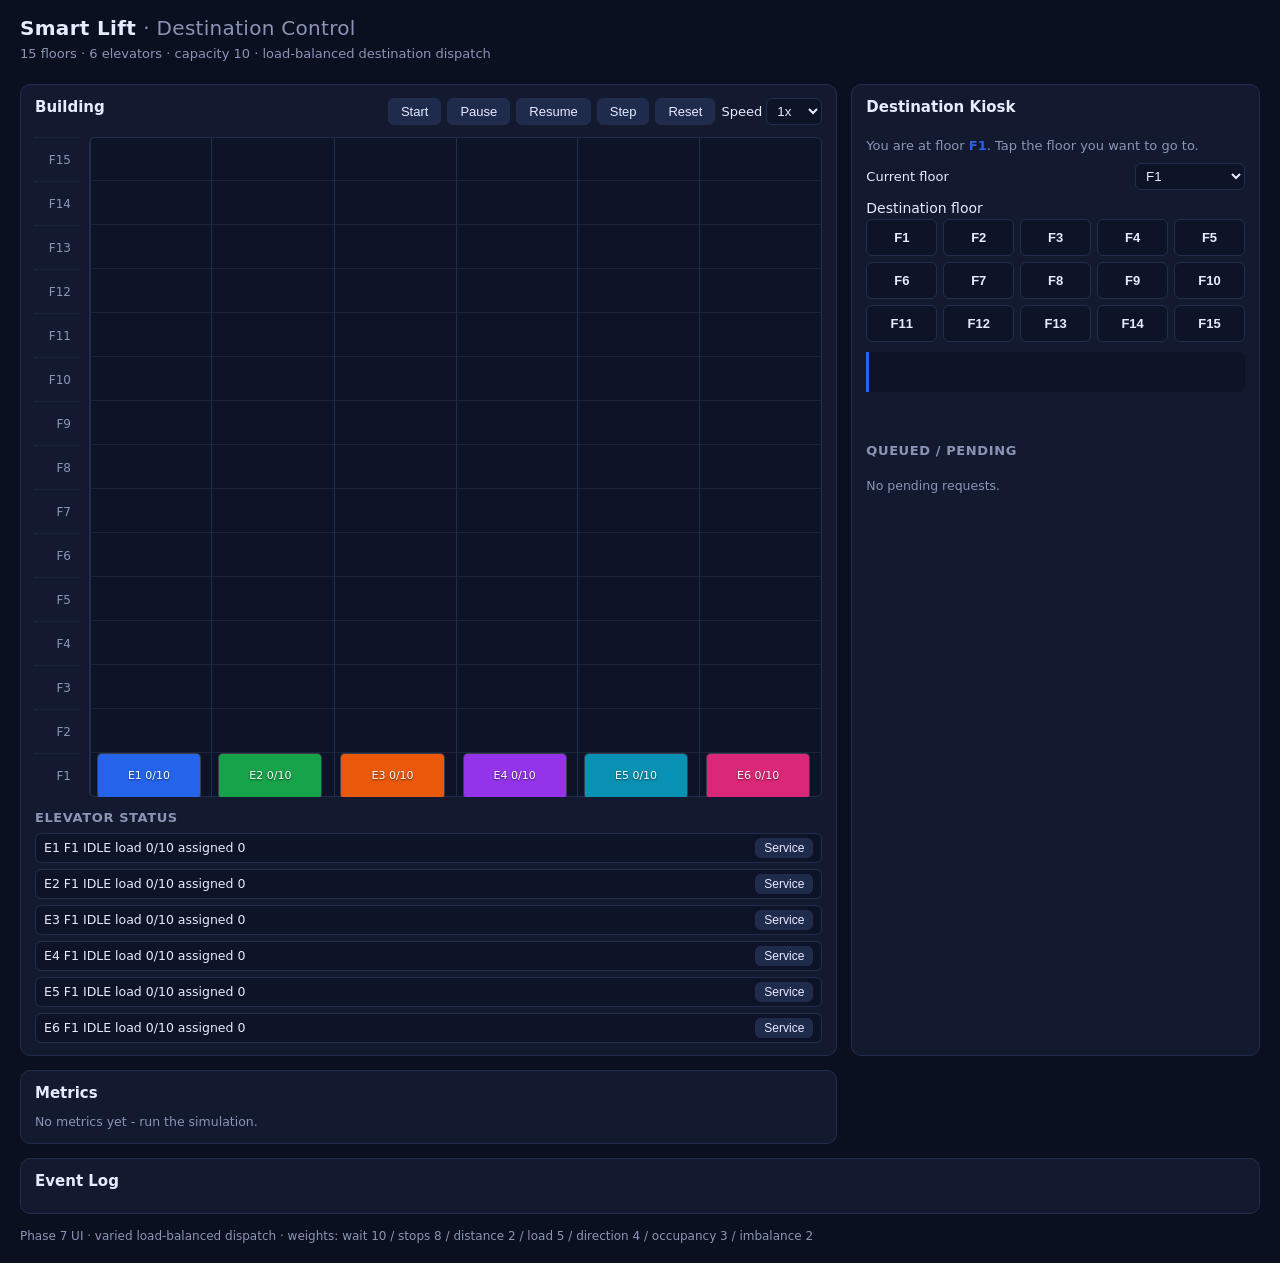
<file: new_dcs/index.html>
<!DOCTYPE html>
<html lang="en">
<head>
  <meta charset="UTF-8">
  <meta name="viewport" content="width=device-width, initial-scale=1.0">
  <title>Smart Lift - New DCS (Destination Control System)</title>
  <link rel="stylesheet" href="css/style.css">
</head>
<body>
  <header class="app-header">
    <h1>Smart Lift <span>&middot; Destination Control</span></h1>
    <p class="tagline">15 floors &middot; 6 elevators &middot; capacity 10 &middot; load-balanced destination dispatch</p>
  </header>

  <main class="layout">
    <!-- Simulator: building + status -->
    <section class="panel" aria-label="Simulator">
      <div class="panel-head">
        <h2>Building</h2>
        <div class="controls sim-controls">
          <button id="start-btn" type="button">Start</button>
          <button id="pause-btn" type="button">Pause</button>
          <button id="resume-btn" type="button">Resume</button>
          <button id="step-btn" type="button">Step</button>
          <button id="reset-btn" type="button">Reset</button>
          <label>Speed
            <select id="speed-select">
              <option value="1">1x</option>
              <option value="2">2x</option>
              <option value="5">5x</option>
              <option value="10">10x</option>
            </select>
          </label>
        </div>
      </div>

      <div class="scene">
        <div id="floor-numbers" class="floor-numbers" aria-label="Floor numbers"></div>
        <div id="building" class="building" aria-label="Elevator shafts"></div>
      </div>

      <div class="status-panel">
        <h3>Elevator Status</h3>
        <div id="status-list" class="status-list"></div>
      </div>
    </section>

    <!-- Kiosk (destinations requested here) -->
    <aside class="panel side" aria-label="Destination kiosk">
      <h2>Destination Kiosk</h2>
      <div class="kiosk">
        <p class="hint">You are at floor <strong id="kiosk-origin-label">F1</strong>. Tap the floor you want to go to.</p>
        <label>Current floor
          <select id="kiosk-origin"></select>
        </label>
        <div class="block-label">Destination floor
          <div id="kiosk-dest-panel" class="floor-panel" aria-label="Destination floor panel"></div>
        </div>
      </div>

      <div id="assignment" class="assignment" aria-live="polite"></div>
      <div id="message" class="message"></div>

      <h3>Queued / Pending</h3>
      <div id="pending-list" class="pending-list"></div>
    </aside>

    <!-- Metrics -->
    <section class="panel metrics-panel" aria-label="Metrics">
      <div class="panel-head"><h2>Metrics</h2></div>
      <div id="metrics" class="metrics"></div>
    </section>
  </main>

  <section class="panel log-panel" aria-label="Event log">
    <h2>Event Log</h2>
    <ol id="log-list" class="log-list"></ol>
  </section>

  <footer class="app-footer">
    <span>Phase 7 UI &middot; varied load-balanced dispatch &middot; weights: wait 10 / stops 8 / distance 2 / load 5 / direction 4 / occupancy 3 / imbalance 2</span>
  </footer>

  <!-- Core engine (dependency order) -->
  <script src="config/default-config.js"></script>
  <script src="domain/state.js"></script>
  <script src="domain/floor.js"></script>
  <script src="domain/request.js"></script>
  <script src="domain/passenger.js"></script>
  <script src="domain/elevator.js"></script>
  <script src="simulation/clock.js"></script>
  <script src="simulation/state.js"></script>
  <script src="dispatch/eta.js"></script>
  <script src="dispatch/grouping.js"></script>
  <script src="dispatch/scorer.js"></script>
  <script src="dispatch/strategy.js"></script>
  <script src="dispatch/nearest.js"></script>
  <script src="dispatch/engine.js"></script>
  <script src="maintenance/manager.js"></script>
  <script src="simulation/engine.js"></script>
  <script src="metrics/collector.js"></script>
  <!-- UI + boot -->
  <script src="./js/ui.js"></script>
  <script>
    (function () {
      var NDC = window.SmartLift && window.SmartLift.NewDCS;
      if (!NDC || !NDC.Config || !NDC.UI) return;
      /* Demo uses the load-balanced "varied" policy so consecutive taps are
       * spread across different lifts instead of all going to one car. */
      var cfg = NDC.Config.create({
        dispatch: { selection: 'varied', variationSeed: 7 }
      });
      NDC.UI.create(cfg, { doc: document });
    })();
  </script>
</body>
</html>
</file>
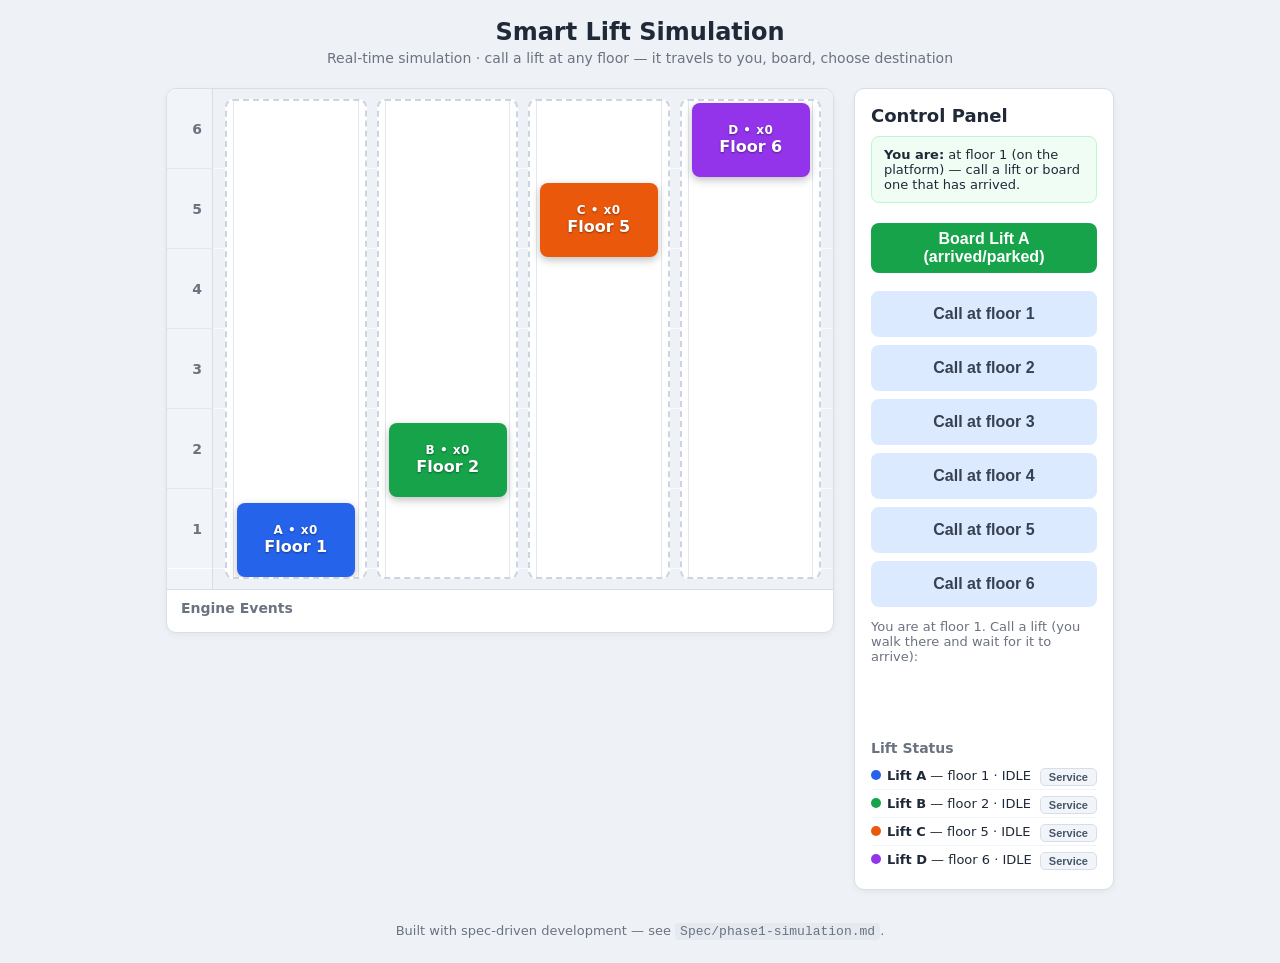
<file: simulation/index.html>
<!DOCTYPE html>
<html lang="en">
<head>
  <meta charset="UTF-8">
  <meta name="viewport" content="width=device-width, initial-scale=1.0">
  <title>Smart Lift Simulation</title>
  <link rel="stylesheet" href="css/style.css">
</head>
<body>
  <header class="app-header">
    <h1>Smart Lift Simulation</h1>
    <p class="subtitle">Real-time simulation &middot; call a lift at any floor &mdash; it travels to you, board, choose destination</p>
  </header>

  <main class="app">
    <section class="building-panel">
      <div class="scene">
        <div id="floor-numbers" class="floor-numbers" aria-hidden="true"></div>
        <div id="building" class="building"></div>
      </div>

      <div class="behaviour-log">
        <h3>Engine Events</h3>
        <div id="log-list" class="log-list" aria-live="polite"></div>
      </div>
    </section>

    <aside class="control-panel">
      <h2>Control Panel</h2>
      <div id="user-state" class="user-state"></div>
      <div id="floor-buttons" class="floor-buttons"></div>
      <p id="message" class="message" role="status"></p>

      <h3>Lift Status</h3>
      <div id="lift-status" class="lift-status"></div>
    </aside>
  </main>

  <footer class="app-footer">
    <p>Built with spec-driven development &mdash; see <code>Spec/phase1-simulation.md</code>.</p>
  </footer>

  <script src="js/engine.js"></script>
  <script src="js/ui.js"></script>
</body>
</html>
</file>
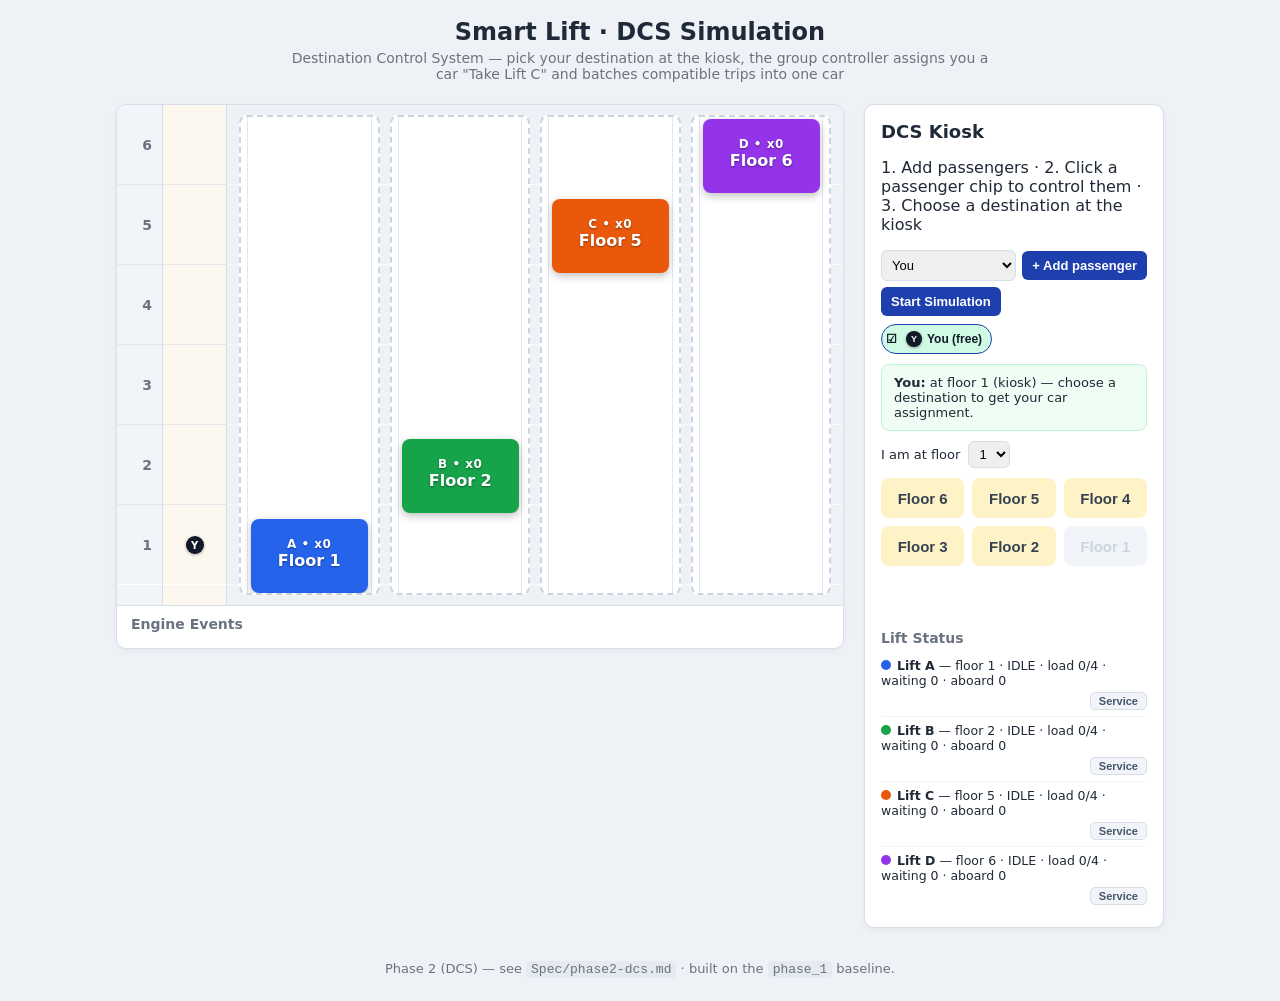
<file: simulation/dcs/index.html>
<!DOCTYPE html>
<html lang="en">
<head>
  <meta charset="UTF-8">
  <meta name="viewport" content="width=device-width, initial-scale=1.0">
  <title>Smart Lift - Destination Control System (DCS)</title>
  <link rel="stylesheet" href="css/style.css?v=4">
</head>
<body>
  <header class="app-header">
    <h1>Smart Lift &middot; DCS Simulation</h1>
    <p class="subtitle">Destination Control System &mdash; pick your destination at the kiosk, the group
      controller assigns you a car &quot;Take Lift C&quot; and batches compatible trips into one car</p>
  </header>

  <main class="app">
    <section class="building-panel">
      <div class="scene">
        <div id="floor-numbers" class="floor-numbers" aria-hidden="true"></div>
        <div id="passengers" class="passenger-column" aria-label="Passengers on each floor"></div>
        <div id="building" class="building"></div>
      </div>

      <div class="behaviour-log">
        <h3>Engine Events</h3>
        <div id="log-list" class="log-list" aria-live="polite"></div>
      </div>
    </section>

    <aside class="control-panel">
      <h2>DCS Kiosk</h2>
      <p class="hint">1. Add passengers &middot; 2. Click a passenger chip to control them &middot; 3. Choose a destination at the kiosk</p>

      <div class="passenger-bar">
        <select id="passenger-select" aria-label="Controlled passenger"></select>
        <button id="add-passenger" class="add-btn" type="button">+ Add passenger</button>
        <button id="start-sim" class="add-btn" type="button">Start Simulation</button>
      </div>
      <div id="passenger-chips" class="passenger-chips" aria-label="Passenger list"></div>

      <div id="kiosk-state" class="kiosk-state"></div>
      <div id="kiosk" class="kiosk"></div>
      <p id="message" class="message" role="status"></p>

      <h3>Lift Status</h3>
      <div id="lift-status" class="lift-status"></div>
    </aside>
  </main>

  <footer class="app-footer">
    <p>Phase 2 (DCS) &mdash; see <code>Spec/phase2-dcs.md</code> &middot; built on the <code>phase_1</code> baseline.</p>
  </footer>

  <script src="js/engine.js?v=10"></script>
  <script src="js/ui.js?v=9"></script>
</body>
</html>
</file>
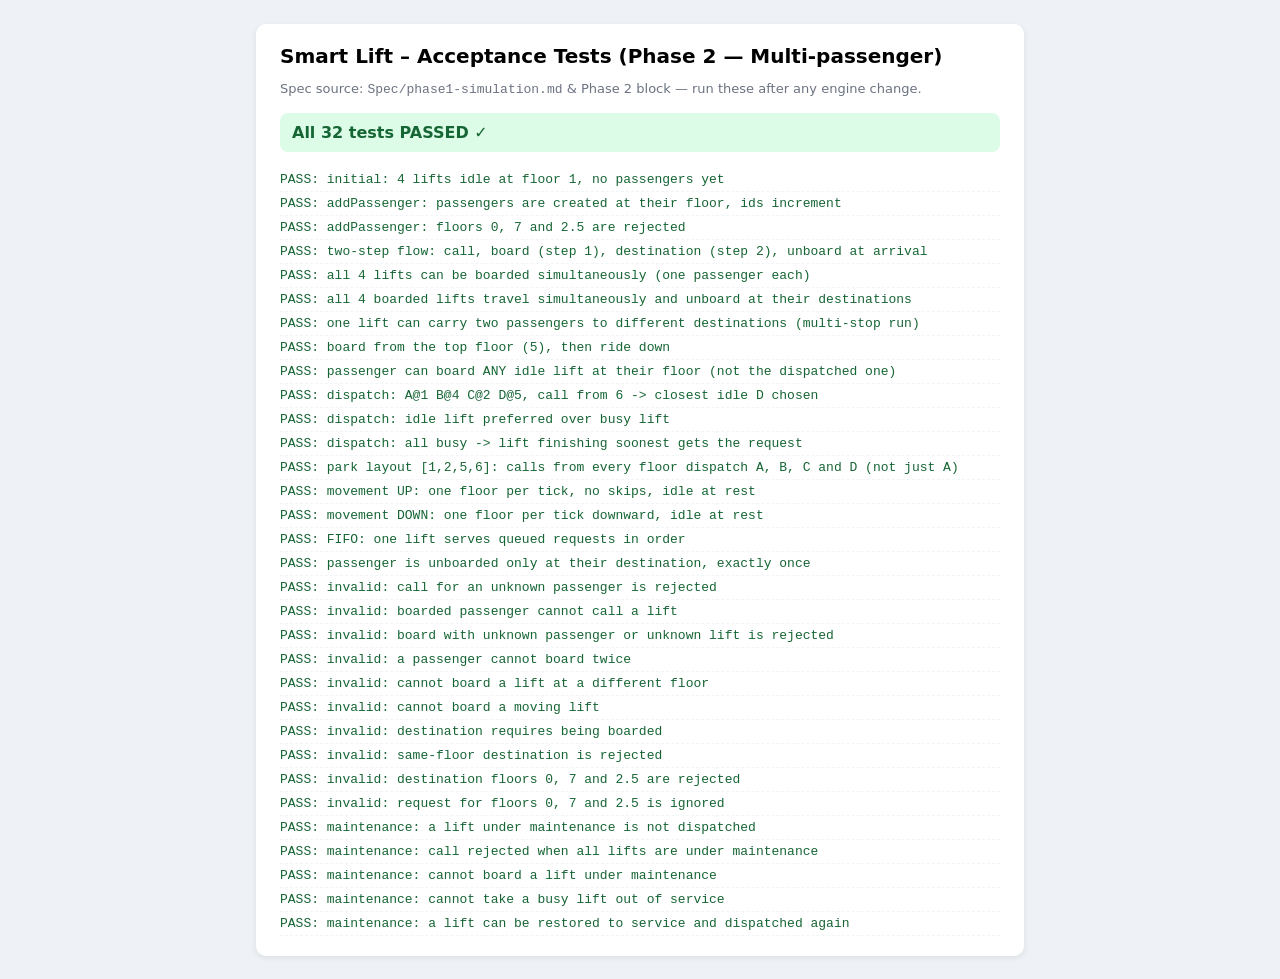
<file: simulation/tests/run-tests.html>
<!DOCTYPE html>
<html lang="en">
<head>
  <meta charset="UTF-8">
  <meta name="viewport" content="width=device-width, initial-scale=1.0">
  <title>Smart Lift - Acceptance Test Runner</title>
  <style>
    body { font-family: 'Segoe UI', system-ui, sans-serif; background: #eef2f7; margin: 0; padding: 24px; }
    main { max-width: 720px; margin: 0 auto; background: #fff; border-radius: 10px; padding: 20px 24px; box-shadow: 0 2px 6px rgba(0,0,0,.08); }
    h1 { margin: 0 0 4px; font-size: 20px; }
    .sub { color: #6b7280; font-size: 13px; margin-bottom: 16px; }
    .summary { font-weight: 700; padding: 10px 12px; border-radius: 8px; margin-bottom: 16px; }
    .summary.pass-only { background: #dcfce7; color: #166534; }
    .summary.has-fail { background: #fee2e2; color: #991b1b; }
    .result { font-family: Consolas, monospace; font-size: 13px; padding: 4px 0; border-bottom: 1px dashed #f1f5f9; }
    .result.pass { color: #166534; }
    .result.fail { color: #b91c1c; }
  </style>
</head>
<body>
  <main>
    <h1>Smart Lift &ndash; Acceptance Tests (Phase 2 &mdash; Multi-passenger)</h1>
    <p class="sub">Spec source: <code>Spec/phase1-simulation.md</code> &amp; Phase 2 block &mdash; run these after any engine change.</p>
    <div id="summary" class="summary">Running&hellip;</div>
    <div id="results"></div>
  </main>

  <script src="../js/engine.js"></script>
  <script src="tests.js"></script>
  <script>
    (function () {
      'use strict';
      var res = TestSuite.run();
      var summaryEl = document.getElementById('summary');
      var resultsEl = document.getElementById('results');

      summaryEl.className = 'summary ' + (res.fail === 0 ? 'pass-only' : 'has-fail');
      summaryEl.textContent = res.fail === 0
        ? 'All ' + res.pass + ' tests PASSED \u2713'
        : res.pass + ' passed, ' + res.fail + ' FAILED';

      res.output.forEach(function (line) {
        var div = document.createElement('div');
        div.className = 'result ' + (line.indexOf('PASS') === 0 ? 'pass' : 'fail');
        div.textContent = line;
        resultsEl.appendChild(div);
      });
    })();
  </script>
</body>
</html>
</file>
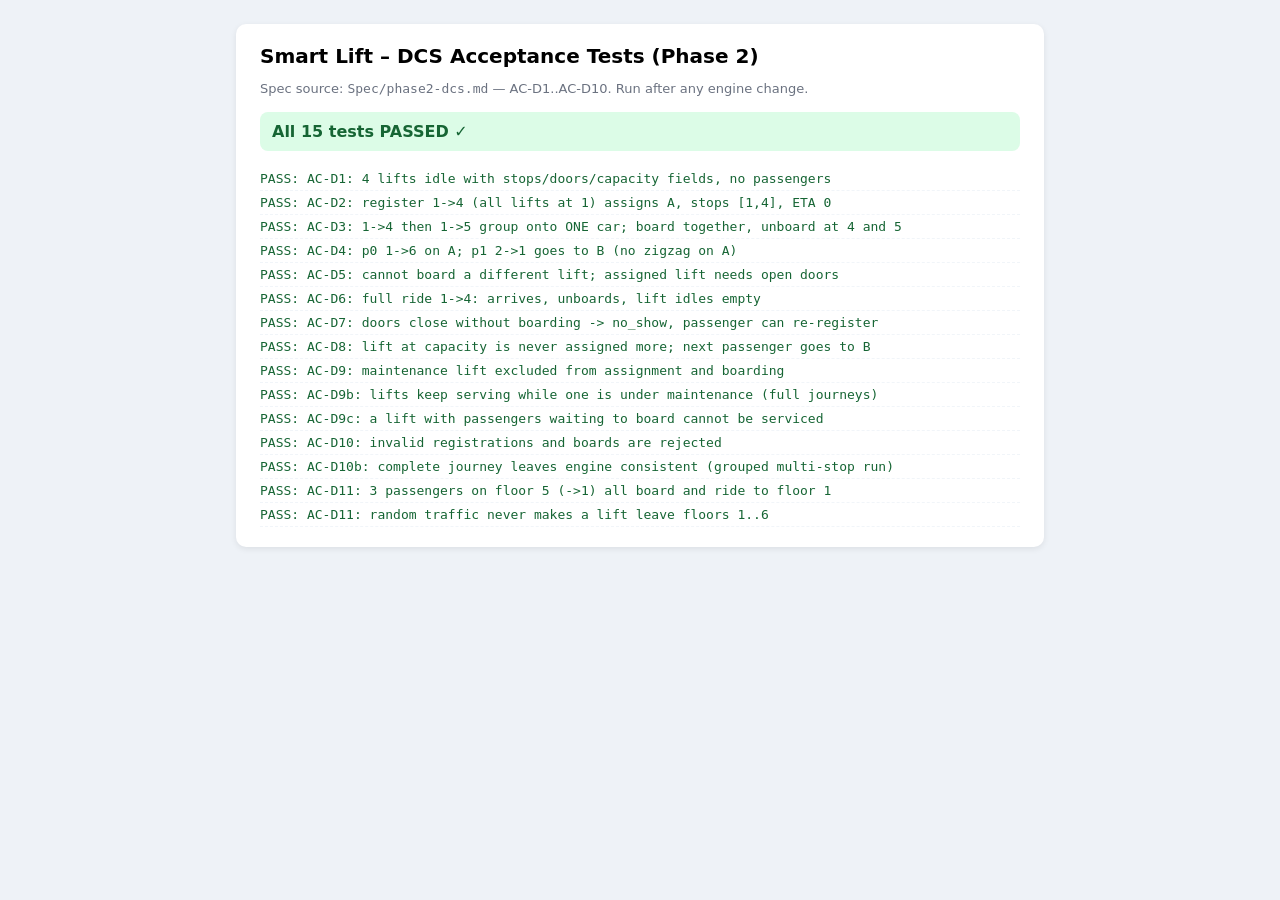
<file: simulation/dcs/tests/run-tests.html>
<!DOCTYPE html>
<html lang="en">
<head>
  <meta charset="UTF-8">
  <meta name="viewport" content="width=device-width, initial-scale=1.0">
  <title>Smart Lift - DCS Acceptance Test Runner</title>
  <style>
    body { font-family: 'Segoe UI', system-ui, sans-serif; background: #eef2f7; margin: 0; padding: 24px; }
    main { max-width: 760px; margin: 0 auto; background: #fff; border-radius: 10px; padding: 20px 24px; box-shadow: 0 2px 6px rgba(0,0,0,.08); }
    h1 { margin: 0 0 4px; font-size: 20px; }
    .sub { color: #6b7280; font-size: 13px; margin-bottom: 16px; }
    .summary { font-weight: 700; padding: 10px 12px; border-radius: 8px; margin-bottom: 16px; }
    .summary.pass-only { background: #dcfce7; color: #166534; }
    .summary.has-fail { background: #fee2e2; color: #991b1b; }
    .result { font-family: Consolas, monospace; font-size: 13px; padding: 4px 0; border-bottom: 1px dashed #f1f5f9; }
    .result.pass { color: #166534; }
    .result.fail { color: #b91c1c; }
  </style>
</head>
<body>
  <main>
    <h1>Smart Lift &ndash; DCS Acceptance Tests (Phase 2)</h1>
    <p class="sub">Spec source: <code>Spec/phase2-dcs.md</code> &mdash; AC-D1..AC-D10. Run after any engine change.</p>
    <div id="summary" class="summary">Running&hellip;</div>
    <div id="results"></div>
  </main>

  <script src="../js/engine.js"></script>
  <script src="tests.js"></script>
  <script>
    (function () {
      'use strict';
      var res = TestSuite.run();
      var summaryEl = document.getElementById('summary');
      var resultsEl = document.getElementById('results');

      summaryEl.className = 'summary ' + (res.fail === 0 ? 'pass-only' : 'has-fail');
      summaryEl.textContent = res.fail === 0
        ? 'All ' + res.pass + ' tests PASSED \u2713'
        : res.pass + ' passed, ' + res.fail + ' FAILED';

      res.output.forEach(function (line) {
        var div = document.createElement('div');
        div.className = 'result ' + (line.indexOf('PASS') === 0 ? 'pass' : 'fail');
        div.textContent = line;
        resultsEl.appendChild(div);
      });
    })();
  </script>
</body>
</html>
</file>
<file: new_dcs/css/style.css>
:root {
  --floor-h: 44px;
  --blue: #2563eb;
  --green: #16a34a;
  --orange: #ea580c;
  --purple: #9333ea;
  --cyan: #0891b2;
  --pink: #db2777;
  --bg: #0b1020;
  --panel: #131a30;
  --panel2: #0e1428;
  --ink: #e6ebff;
  --muted: #8b94b5;
  --line: #232c4d;
  --danger: #f87171;
  --ok: #4ade80;
}

* { box-sizing: border-box; }

body {
  margin: 0;
  background: var(--bg);
  color: var(--ink);
  font: 14px/1.45 "Segoe UI", system-ui, sans-serif;
}

.app-header { padding: 14px 20px 6px; }
.app-header h1 { margin: 0; font-size: 20px; letter-spacing: .3px; }
.app-header h1 span { color: var(--muted); font-weight: 400; }
.tagline { margin: 2px 0 0; color: var(--muted); font-size: 13px; }

.layout {
  display: grid;
  grid-template-columns: minmax(0, 2fr) minmax(280px, 1fr);
  gap: 14px;
  padding: 14px 20px;
}

.panel {
  background: var(--panel);
  border: 1px solid var(--line);
  border-radius: 10px;
  padding: 12px 14px;
}

.panel h2 { margin: 0 0 8px; font-size: 15px; }
.panel h3 { margin: 12px 0 6px; font-size: 13px; color: var(--muted); text-transform: uppercase; letter-spacing: .6px; }

.panel-head { display: flex; justify-content: space-between; align-items: center; gap: 10px; flex-wrap: wrap; }

.controls { display: flex; align-items: center; gap: 6px; flex-wrap: wrap; }
.controls button, .controls label { font-size: 13px; }
.controls select, .kiosk select, .kiosk input {
  background: var(--panel2);
  color: var(--ink);
  border: 1px solid var(--line);
  border-radius: 6px;
  padding: 4px 6px;
}

button {
  background: #1f2b4d;
  color: var(--ink);
  border: 1px solid var(--line);
  border-radius: 6px;
  padding: 5px 12px;
  cursor: pointer;
}
button:hover { background: #2a3a66; }
button:active { transform: translateY(1px); }

/* ---------- scene ---------- */
.scene { display: flex; gap: 10px; margin: 10px 0; overflow: hidden; }

.floor-numbers {
  width: 44px;
  flex: none;
  position: relative;
  height: calc(var(--floor-h) * 15);
}
.floor-row,
.floor-label {
  position: absolute;
  left: 0;
  width: 100%;
  height: var(--floor-h);
  line-height: var(--floor-h);
  font-size: 12px;
  color: var(--muted);
  text-align: right;
  padding-right: 8px;
  border-top: 1px dotted var(--line);
}

.building {
  flex: 1;
  position: relative;
  height: calc(var(--floor-h) * 15);
  background: var(--panel2);
  border: 1px solid var(--line);
  border-radius: 6px;
  background-image: repeating-linear-gradient(
    to top,
    transparent 0,
    transparent calc(var(--floor-h) - 1px),
    rgba(139, 148, 181, .12) calc(var(--floor-h) - 1px),
    rgba(139, 148, 181, .12) var(--floor-h)
  );
}

.shaft {
  position: absolute;
  inset: 0 auto 0;
  width: 16%;
  border-left: 1px solid var(--line);
}
.shaft:nth-child(1) { left: 0; }
.shaft:nth-child(2) { left: 16.6%; }
.shaft:nth-child(3) { left: 33.3%; }
.shaft:nth-child(4) { left: 50%; }
.shaft:nth-child(5) { left: 66.6%; }
.shaft:nth-child(6) { left: 83.3%; }

.lift {
  position: absolute;
  left: 6%;
  width: 88%;
  height: var(--floor-h);
  border-radius: 4px;
  box-shadow: 0 0 0 1px rgba(255, 255, 255, .18);
  transition: top .25s linear;
}
.lift.servicing { opacity: .4; filter: grayscale(1); box-shadow: 0 0 0 2px var(--danger); }
.lift.arrived { box-shadow: 0 0 0 2px var(--ok); }
.lift.assigned {
  box-shadow: 0 0 0 3px #fff, 0 0 12px rgba(255, 255, 255, .7);
  z-index: 3;
}

.lift-label {
  font-size: 11px;
  color: #fff;
  text-align: center;
  line-height: var(--floor-h);
  text-shadow: 0 1px 2px rgba(0, 0, 0, .6);
  white-space: nowrap;
}

/* ---------- status ---------- */
.status-list { display: grid; gap: 6px; }
.status-line {
  display: flex;
  align-items: center;
  gap: 8px;
  padding: 4px 8px;
  background: var(--panel2);
  border: 1px solid var(--line);
  border-radius: 6px;
}
.status-line.servicing { border-color: var(--danger); }
.dot { width: 9px; height: 9px; border-radius: 50%; flex: none; }
.status-text { flex: 1; font-size: 12.5px; color: var(--ink); }
.btn-wrap { flex: none; }
.maint-btn { padding: 2px 8px; font-size: 12px; }
.status-summary { margin-bottom: 6px; color: var(--orange); font-size: 12.5px; }

/* ---------- kiosk ---------- */
.side { display: flex; flex-direction: column; gap: 10px; }
.kiosk { display: flex; flex-direction: column; gap: 8px; }
.kiosk .hint { margin: 0; color: var(--muted); font-size: 13px; }
.kiosk label { display: flex; justify-content: space-between; align-items: center; gap: 8px; font-size: 13px; }
.kiosk .block-label { flex-direction: column; align-items: stretch; gap: 4px; }
.kiosk select { min-width: 110px; }
.kiosk .hint strong { color: var(--blue); }

/* Destination floor panel (§8/§28: tap the destination to request a lift). */
.floor-panel {
  display: grid;
  grid-template-columns: repeat(5, 1fr);
  gap: 6px;
}
.floor-btn {
  padding: 10px 0;
  font-size: 13px;
  font-weight: 600;
  text-align: center;
  cursor: pointer;
  background: var(--panel2);
  border: 1px solid var(--line);
  border-radius: 6px;
  transition: background .12s ease, border-color .12s ease;
}
.floor-btn:hover { background: #2a3a66; border-color: var(--blue); }
.floor-btn:active { transform: translateY(1px); }
.floor-btn.active {
  background: var(--blue);
  border-color: var(--blue);
  color: #fff;
}
.floor-badge {
  display: inline-block;
  margin-left: 4px;
  padding: 0 5px;
  border-radius: 999px;
  background: var(--blue);
  color: #fff;
  font-size: 10px;
  vertical-align: middle;
}
.floor-btn.active .floor-badge { background: rgba(255, 255, 255, .25); }

.assignment {
  min-height: 40px;
  border-left: 3px solid var(--blue);
  padding: 6px 10px;
  background: var(--panel2);
  border-radius: 0 6px 6px 0;
  font-size: 13px;
}
.assign-head { font-weight: 600; }
.assign-line { color: var(--ink); }
.assign-err { color: var(--danger); }
.assign-badge {
  display: flex;
  flex-direction: column;
  align-items: center;
  gap: 0;
  margin: 2px 0 6px;
  padding: 6px;
  border-radius: 8px;
  background: var(--blue);
  color: #fff;
  text-align: center;
}
.assign-badge-label {
  font-size: 11px;
  text-transform: uppercase;
  letter-spacing: 1px;
  opacity: .85;
}
.assign-badge-name {
  font-size: 36px;
  font-weight: 800;
  line-height: 1.05;
  letter-spacing: 1px;
}
.assign-explain { color: var(--muted); font-size: 12px; margin-top: 2px; }
.explain { color: var(--muted); font-size: 12px; margin-top: 2px; }

.message { min-height: 18px; font-size: 13px; }
.message.info { color: var(--ok); }
.message.error { color: var(--danger); font-weight: 600; }

.pending-list { display: grid; gap: 4px; }
.pending-line { font-size: 12.5px; color: var(--muted); border-bottom: 1px dotted var(--line); padding: 2px 0; }
.muted { color: var(--muted); font-size: 12.5px; }

/* ---------- metrics ---------- */
.metric-grid {
  display: grid;
  grid-template-columns: repeat(auto-fill, minmax(120px, 1fr));
  gap: 8px;
}
.metric {
  background: var(--panel2);
  border: 1px solid var(--line);
  border-radius: 6px;
  padding: 6px 8px;
}
.metric-label { font-size: 11px; color: var(--muted); text-transform: uppercase; letter-spacing: .5px; }
.metric-value { font-size: 16px; font-weight: 600; margin-top: 2px; }
.elev-metric {
  margin-top: 8px;
  font-size: 12.5px;
  color: var(--ink);
  background: var(--panel2);
  border: 1px solid var(--line);
  border-radius: 6px;
  padding: 5px 8px;
}

/* ---------- log ---------- */
.log-panel { margin: 0 20px 14px; }
.log-list {
  max-height: 180px;
  overflow: auto;
  margin: 0;
  padding-left: 22px;
  font-size: 12.5px;
  color: var(--muted);
}
.log-line { padding: 1px 0; }
.log-line.log-error { color: var(--danger); }
.log-line.log-ok { color: var(--ok); }

.app-footer {
  padding: 0 20px 18px;
  color: var(--muted);
  font-size: 12px;
}
</file>
<file: simulation/css/style.css>
:root {
  --floor-h: 80px;
  --panel-bg: #ffffff;
  --border: #d7dee8;
  --text: #1f2937;
  --muted: #6b7280;
  --accent: #2563eb;
  --accent-b: #16a34a;
  --bg: #eef2f7;
}

* { box-sizing: border-box; }

body {
  margin: 0;
  font-family: 'Segoe UI', system-ui, -apple-system, sans-serif;
  background: var(--bg);
  color: var(--text);
}

.app-header {
  text-align: center;
  padding: 18px 16px 6px;
}

.app-header h1 { margin: 0; font-size: 24px; }
.app-header .subtitle { margin: 4px 0 0; color: var(--muted); font-size: 14px; }

.app {
  display: flex;
  gap: 20px;
  align-items: flex-start;
  max-width: 980px;
  margin: 0 auto;
  padding: 16px 16px 8px;
}

/* ---------- Building scene ---------- */
.building-panel {
  flex: 1;
  background: var(--panel-bg);
  border: 1px solid var(--border);
  border-radius: 10px;
  overflow: hidden;
  box-shadow: 0 2px 6px rgba(0, 0, 0, 0.05);
}

.scene { display: flex; }

.floor-numbers {
  width: 46px;
  flex: none;
  border-right: 1px solid var(--border);
  background-image: repeating-linear-gradient(
    to bottom,
    #f1f5f9 0,
    #f1f5f9 calc(var(--floor-h) - 1px),
    #ffffff calc(var(--floor-h) - 1px),
    #ffffff var(--floor-h)
  );
}

.floor-number {
  height: var(--floor-h);
  display: flex;
  align-items: center;
  justify-content: flex-end;
  padding-right: 10px;
  font-weight: 700;
  font-size: 14px;
  color: var(--muted);
  border-bottom: 1px solid #e5e7eb;
}
.floor-number:last-child { border-bottom: none; }

.building {
  position: relative;
  flex: 1;
  display: flex;
  gap: 10px;
  padding: 10px 12px;
  background-image: repeating-linear-gradient(
    to bottom,
    #eef2f7 0,
    #eef2f7 calc(var(--floor-h) - 1px),
    #f9fafb calc(var(--floor-h) - 1px),
    #f9fafb var(--floor-h)
  );
}

.shaft {
  position: relative;
  flex: 1;
  height: calc(var(--floor-h) * 6);
  background: #fff;
  border: 2px dashed #cbd5e1;
  border-radius: 8px;
  overflow: hidden;
}
.shaft::after { /* subtle guide rails */
  content: '';
  position: absolute;
  left: 6px; right: 6px; top: 0; bottom: 0;
  border-left: 1px solid #e2e8f0;
  border-right: 1px solid #e2e8f0;
}

.lift {
  position: absolute;
  left: 10px;
  right: 10px;
  bottom: 0;
  height: calc(var(--floor-h) - 6px);
  border-radius: 8px;
  box-shadow: 0 3px 8px rgba(0, 0, 0, 0.25);
  display: flex;
  align-items: center;
  justify-content: center;
  will-change: transform;
  z-index: 1;
}

.lift-label {
  color: #fff;
  font-weight: 700;
  display: flex;
  flex-direction: column;
  align-items: center;
  line-height: 1.15;
  text-shadow: 0 1px 2px rgba(0, 0, 0, 0.4);
}
.lift-name { font-size: 12px; letter-spacing: 0.5px; }
.lift-floor { font-size: 16px; }

/* ---------- Event log ---------- */
.behaviour-log { border-top: 1px solid var(--border); padding: 10px 14px; }
.behaviour-log h3 { margin: 0 0 6px; font-size: 14px; color: var(--muted); }
.log-list {
  max-height: 120px;
  overflow-y: auto;
  font-family: Consolas, 'Courier New', monospace;
  font-size: 12px;
}
.log-line { padding: 2px 0; border-bottom: 1px dashed #f1f5f9; }
.log-line:last-child { border-bottom: none; }
.log-started { color: var(--accent); }
.log-arrived { color: var(--accent-b); }
.log-served { color: #6d28d9; }

/* ---------- Control panel ---------- */
.control-panel {
  width: 260px;
  flex: none;
  background: var(--panel-bg);
  border: 1px solid var(--border);
  border-radius: 10px;
  padding: 16px;
  box-shadow: 0 2px 6px rgba(0, 0, 0, 0.05);
}
.control-panel h2 { margin: 0; font-size: 18px; }
.control-panel h3 { margin: 14px 0 6px; font-size: 14px; color: var(--muted); }
.hint { margin: 4px 0 12px; color: var(--muted); font-size: 13px; }

.user-state {
  background: #f0fdf4;
  border: 1px solid #bbf7d0;
  border-radius: 8px;
  padding: 10px 12px;
  margin: 10px 0;
  font-size: 13px;
}

.floor-buttons {
  display: flex;
  flex-direction: column-reverse;
  gap: 8px;
}
.floor-btn {
  height: 46px;
  border: none;
  border-radius: 8px;
  background: #e5eaf1;
  font-size: 16px;
  font-weight: 700;
  color: #374151;
  cursor: pointer;
  transition: background 0.15s ease, color 0.15s ease;
}
.floor-btn:hover { background: var(--accent); color: #fff; }
.floor-btn:focus-visible { outline: 3px solid #93c5fd; }

.call-btn { background: #dbeafe; }
.call-btn:hover { background: #2563eb; color: #fff; }

.destination-btn { background: #fef3c7; }
.destination-btn:hover { background: #d97706; color: #fff; }

.board-btn {
  width: 100%;
  height: 50px;
  border: none;
  border-radius: 8px;
  background: #16a34a;
  color: #fff;
  font-size: 16px;
  font-weight: 700;
  cursor: pointer;
  margin: 10px 0;
  transition: background 0.15s ease;
}
.board-btn:hover { background: #15803d; }

.message { min-height: 38px; margin: 12px 0 0; padding: 8px 10px; border-radius: 6px; font-size: 13px; }
.message.error { background: #fee2e2; color: #991b1b; border: 1px solid #fecaca; }
.message.info { background: #dbeafe; color: #1e40af; border: 1px solid #bfdbfe; }

.lift-status { font-size: 13px; }
.status-line { padding: 6px 0; border-bottom: 1px solid #f1f5f9; }
.status-line:last-child { border-bottom: none; }
.status-line .dot {
  display: inline-block;
  width: 10px; height: 10px; border-radius: 50%;
  margin-right: 6px;
}

.log-unboarded { color: #059669; }

/* ---------- Maintenance ---------- */
.lift.servicing {
  filter: grayscale(1);
  opacity: 0.55;
  border: 2px dashed #94a3b8;
}
.status-line.servicing { opacity: 0.7; color: var(--muted); }
.status-line.servicing .dot { background-color: #94a3b8 !important; }
.maint-btn {
  float: right;
  border: 1px solid var(--border);
  border-radius: 5px;
  background: #f1f5f9;
  color: #475569;
  font-size: 11px;
  font-weight: 700;
  padding: 2px 8px;
  cursor: pointer;
}
.maint-btn:hover { border-color: var(--accent); color: var(--accent); background: #eff6ff; }

.app-footer {
  text-align: center;
  padding: 12px;
  color: var(--muted);
  font-size: 13px;
}
.app-footer code { background: #e5eaf1; padding: 1px 5px; border-radius: 4px; }
</file>
<file: simulation/dcs/css/style.css>
:root {
  --floor-h: 80px;
  --panel-bg: #ffffff;
  --border: #d7dee8;
  --text: #1f2937;
  --muted: #6b7280;
  --accent: #2563eb;
  --accent-b: #16a34a;
  --bg: #eef2f7;
}

* { box-sizing: border-box; }

body {
  margin: 0;
  font-family: 'Segoe UI', system-ui, -apple-system, sans-serif;
  background: var(--bg);
  color: var(--text);
}

.app-header { text-align: center; padding: 18px 16px 6px; }
.app-header h1 { margin: 0; font-size: 24px; }
.app-header .subtitle { margin: 4px 0 0; color: var(--muted); font-size: 14px; max-width: 720px; margin-inline: auto; }

.app {
  display: flex;
  gap: 20px;
  align-items: flex-start;
  max-width: 1080px;
  margin: 0 auto;
  padding: 16px 16px 8px;
}

/* ---------- Building scene ---------- */
.building-panel {
  flex: 1;
  background: var(--panel-bg);
  border: 1px solid var(--border);
  border-radius: 10px;
  overflow: hidden;
  box-shadow: 0 2px 6px rgba(0, 0, 0, 0.05);
}
.scene { display: flex; }

.floor-numbers {
  width: 46px;
  flex: none;
  border-right: 1px solid var(--border);
  background-image: repeating-linear-gradient(
    to bottom,
    #f1f5f9 0,
    #f1f5f9 calc(var(--floor-h) - 1px),
    #ffffff calc(var(--floor-h) - 1px),
    #ffffff var(--floor-h)
  );
}
.floor-number {
  height: var(--floor-h);
  display: flex;
  align-items: center;
  justify-content: flex-end;
  padding-right: 10px;
  font-weight: 700;
  font-size: 14px;
  color: var(--muted);
  border-bottom: 1px solid #e5e7eb;
}
.floor-number:last-child { border-bottom: none; }

.building {
  position: relative;
  flex: 1;
  display: flex;
  gap: 10px;
  padding: 10px 12px;
  background-image: repeating-linear-gradient(
    to bottom,
    #eef2f7 0,
    #eef2f7 calc(var(--floor-h) - 1px),
    #f9fafb calc(var(--floor-h) - 1px),
    #f9fafb var(--floor-h)
  );
}

.shaft {
  position: relative;
  flex: 1;
  height: calc(var(--floor-h) * 6);
  background: #fff;
  border: 2px dashed #cbd5e1;
  border-radius: 8px;
  overflow: hidden;
}
.shaft::after {
  content: '';
  position: absolute;
  left: 6px; right: 6px; top: 0; bottom: 0;
  border-left: 1px solid #e2e8f0;
  border-right: 1px solid #e2e8f0;
}

.lift {
  position: absolute;
  left: 10px;
  right: 10px;
  bottom: 0;
  height: calc(var(--floor-h) - 6px);
  border-radius: 8px;
  box-shadow: 0 3px 8px rgba(0, 0, 0, 0.25);
  display: flex;
  align-items: center;
  justify-content: center;
  will-change: transform;
  z-index: 1;
}
.lift.arrived { outline: 3px solid #16a34a; outline-offset: -3px; }

.lift-label {
  color: #fff;
  font-weight: 700;
  display: flex;
  flex-direction: column;
  align-items: center;
  line-height: 1.15;
  text-shadow: 0 1px 2px rgba(0, 0, 0, 0.4);
}
.lift-name { font-size: 12px; letter-spacing: 0.5px; }
.lift-floor { font-size: 16px; }
.lift-stops { font-size: 10px; font-weight: 600; opacity: 0.95; }

/* ---------- Event log ---------- */
.behaviour-log { border-top: 1px solid var(--border); padding: 10px 14px; }
.behaviour-log h3 { margin: 0 0 6px; font-size: 14px; color: var(--muted); }
.log-list {
  max-height: 130px;
  overflow-y: auto;
  font-family: Consolas, 'Courier New', monospace;
  font-size: 12px;
}
.log-line { padding: 2px 0; border-bottom: 1px dashed #f1f5f9; }
.log-line:last-child { border-bottom: none; }
.log-started { color: var(--accent); }
.log-arrived { color: var(--accent-b); }
.log-assigned { color: #6d28d9; }
.log-no_show { color: #b91c1c; }
.log-unboarded { color: #059669; }

/* ---------- Passengers on the platforms ---------- */
.passenger-column {
  width: 64px;
  flex: none;
  border-right: 1px solid var(--border);
  background-image: repeating-linear-gradient(
    to bottom,
    #fdf8ef 0,
    #fdf8ef calc(var(--floor-h) - 1px),
    #ffffff calc(var(--floor-h) - 1px),
    #ffffff var(--floor-h)
  );
}
.passenger-floor {
  height: var(--floor-h);
  display: flex;
  align-items: center;
  justify-content: center;
  flex-wrap: wrap;
  align-content: center;
  gap: 4px;
  padding: 2px;
  border-bottom: 1px solid #e5e7eb;
}
.passenger-floor:last-child { border-bottom: none; }

.avatar {
  width: 18px;
  height: 18px;
  border-radius: 50%;
  color: #fff;
  font-size: 10px;
  font-weight: 700;
  display: inline-flex;
  align-items: center;
  justify-content: center;
  box-shadow: 0 1px 3px rgba(0, 0, 0, 0.35);
}
.avatar.assigned { outline: 2px solid #4f46e5; outline-offset: 1px; }

.lift-avatars {
  display: flex;
  gap: 2px;
  margin-top: 3px;
}
.lift-avatars .avatar {
  width: 13px;
  height: 13px;
  font-size: 8px;
  box-shadow: none;
  border: 1px solid rgba(255, 255, 255, 0.6);
}

/* ---------- Control panel ---------- */
.control-panel {
  width: 300px;
  flex: none;
  background: var(--panel-bg);
  border: 1px solid var(--border);
  border-radius: 10px;
  padding: 16px;
  box-shadow: 0 2px 6px rgba(0, 0, 0, 0.05);
}
.control-panel h2 { margin: 0 0 10px; font-size: 18px; }
.control-panel h3 { margin: 14px 0 6px; font-size: 14px; color: var(--muted); }

.passenger-bar {
  display: flex;
  align-items: center;
  gap: 6px;
  flex-wrap: wrap;
  margin-bottom: 8px;
  font-size: 13px;
}
.passenger-bar select {
  flex: 1;
  min-width: 80px;
  padding: 6px;
  border: 1px solid var(--border);
  border-radius: 6px;
  font-size: 13px;
}
.add-btn {
  border: none;
  border-radius: 6px;
  background: #1e40af;
  color: #fff;
  font-size: 13px;
  font-weight: 700;
  padding: 7px 10px;
  cursor: pointer;
  white-space: nowrap;
}
.add-btn:hover { background: #1e3a8a; }

.passenger-chips {
  display: flex;
  flex-wrap: wrap;
  gap: 5px;
  margin-bottom: 10px;
  min-height: 30px;
}
.pchip {
  display: inline-flex;
  align-items: center;
  gap: 5px;
  border: 1px solid var(--border);
  border-radius: 999px;
  background: #f8fafc;
  padding: 3px 9px 3px 4px;
  font-size: 12px;
  cursor: pointer;
  color: var(--text);
}
.pchip:hover { border-color: var(--accent); background: #eff6ff; }
.pchip.active { border-color: #1e40af; background: #e0e7ff; font-weight: 700; }
.pchip.selected { border-color: #059669; background: #ecfdf5; }
.pchip.selected.active { border-color: #1e40af; background: #d1fae5; }
.pchip .tick { margin-right: 4px; font-weight: 700; }
.pchip .avatar { width: 16px; height: 16px; font-size: 9px; }

.kiosk-state {
  background: #f0fdf4;
  border: 1px solid #bbf7d0;
  border-radius: 8px;
  padding: 10px 12px;
  margin: 10px 0;
  font-size: 13px;
}
.kiosk-state ul { margin: 4px 0 0; padding-left: 16px; }

.kiosk .hint { margin: 4px 0 10px; color: var(--muted); font-size: 13px; }
.ticket {
  background: #eef2ff;
  border: 1px solid #c7d2fe;
  border-left: 4px solid #4f46e5;
  border-radius: 8px;
  padding: 10px 12px;
  margin-bottom: 10px;
  font-size: 13px;
}
.ticket .car { font-weight: 800; font-size: 16px; color: #3730a3; }

.floor-grid {
  display: grid;
  grid-template-columns: repeat(3, 1fr);
  gap: 8px;
}
.dest-btn {
  height: 40px;
  border: none;
  border-radius: 8px;
  background: #fef3c7;
  font-size: 15px;
  font-weight: 700;
  color: #374151;
  cursor: pointer;
  transition: background 0.15s ease, color 0.15s ease;
}
.dest-btn:hover:not(:disabled) { background: #d97706; color: #fff; }
.dest-btn:disabled { background: #f1f5f9; color: #cbd5e1; cursor: not-allowed; }
.dest-btn:focus-visible { outline: 3px solid #93c5fd; }

.board-btn {
  width: 100%;
  height: 46px;
  border: none;
  border-radius: 8px;
  background: #16a34a;
  color: #fff;
  font-size: 15px;
  font-weight: 700;
  cursor: pointer;
  margin: 10px 0;
  transition: background 0.15s ease;
}
.board-btn:hover { background: #15803d; }

.floor-select-row {
  display: flex;
  align-items: center;
  gap: 8px;
  margin-bottom: 10px;
  font-size: 13px;
}
.floor-select-row select {
  padding: 4px 6px;
  border: 1px solid var(--border);
  border-radius: 6px;
  font-size: 13px;
}

.message { min-height: 38px; margin: 12px 0 0; padding: 8px 10px; border-radius: 6px; font-size: 13px; }
.message.error { background: #fee2e2; color: #991b1b; border: 1px solid #fecaca; }
.message.info { background: #dbeafe; color: #1e40af; border: 1px solid #bfdbfe; }

.lift-status { font-size: 12.5px; }
.status-summary {
  margin-bottom: 6px;
  padding: 6px 8px;
  border-radius: 6px;
  background: #fffbeb;
  border: 1px solid #fde68a;
  color: #92400e;
  font-weight: 700;
}
.status-line { padding: 6px 0; border-bottom: 1px solid #f1f5f9; }
.status-line:last-child { border-bottom: none; }
.status-line .dot {
  display: inline-block;
  width: 10px; height: 10px; border-radius: 50%;
  margin-right: 6px;
}
.status-line .btn-wrap { margin-top: 4px; text-align: right; }

.maint-btn {
  border: 1px solid var(--border);
  border-radius: 5px;
  background: #f1f5f9;
  color: #475569;
  font-size: 11px;
  font-weight: 700;
  padding: 2px 8px;
  cursor: pointer;
}
.maint-btn:hover { border-color: var(--accent); color: var(--accent); background: #eff6ff; }

.lift.servicing {
  filter: grayscale(1);
  opacity: 0.55;
  border: 2px dashed #94a3b8;
}
.status-line.servicing { opacity: 0.7; color: var(--muted); }
.status-line.servicing .dot { background-color: #94a3b8 !important; }

.app-footer { text-align: center; padding: 12px; color: var(--muted); font-size: 13px; }
.app-footer code { background: #e5eaf1; padding: 1px 5px; border-radius: 4px; }
</file>
